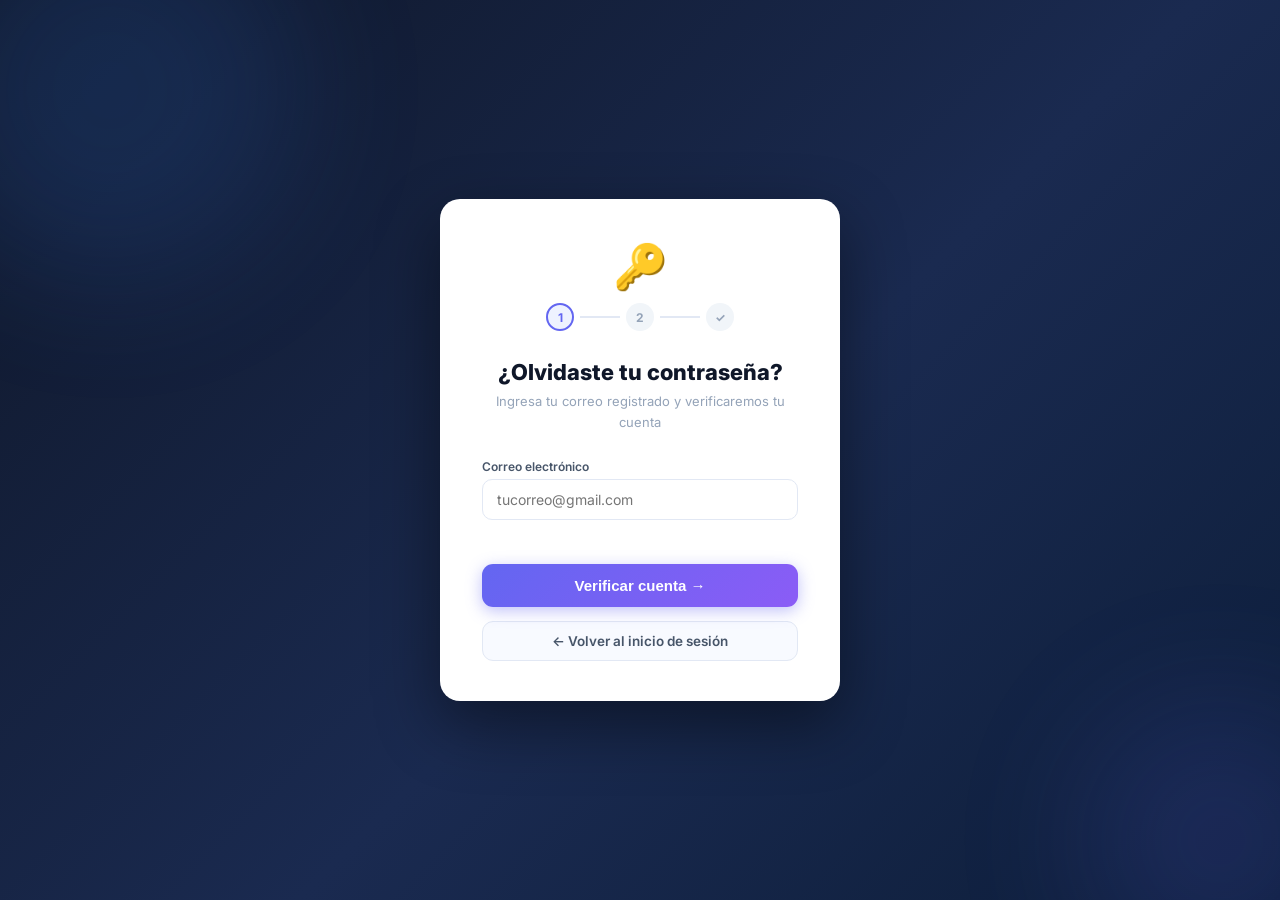
<file: auth/forgot-password.html>
<!doctype html>
<html lang="es">
  <head>
    <meta charset="UTF-8" />
    <meta name="viewport" content="width=device-width, initial-scale=1.0" />
    <title>Recuperar contraseña — Yachay Lab</title>
    <link
      href="https://fonts.googleapis.com/css2?family=Inter:wght@400;500;600;700;800&display=swap"
      rel="stylesheet"
    />
    <style>
      *,
      *::before,
      *::after {
        box-sizing: border-box;
        margin: 0;
        padding: 0;
      }
      body {
        font-family: "Inter", sans-serif;
        min-height: 100vh;
        background: linear-gradient(
          135deg,
          #0f1729 0%,
          #1a2a50 55%,
          #0d1e3a 100%
        );
        display: flex;
        align-items: center;
        justify-content: center;
        padding: 20px;
      }

      .bg {
        position: fixed;
        inset: 0;
        overflow: hidden;
        pointer-events: none;
        z-index: 0;
      }
      .bg span {
        position: absolute;
        border-radius: 50%;
        filter: blur(70px);
        opacity: 0.15;
      }
      .bg .b1 {
        width: 380px;
        height: 380px;
        background: #3b82f6;
        top: -100px;
        left: -80px;
      }
      .bg .b2 {
        width: 280px;
        height: 280px;
        background: #6366f1;
        bottom: -80px;
        right: -80px;
      }

      .card {
        background: #fff;
        border-radius: 20px;
        padding: 40px 42px;
        width: 100%;
        max-width: 400px;
        position: relative;
        z-index: 1;
        box-shadow: 0 24px 64px rgba(0, 0, 0, 0.45);
        animation: fadeUp 0.4s ease;
      }
      @keyframes fadeUp {
        from {
          opacity: 0;
          transform: translateY(16px);
        }
      }

      /* Pantalla 1: pedir email */
      #step-email,
      #step-reset,
      #step-done {
        display: none;
      }
      #step-email {
        display: block;
      }

      .logo {
        text-align: center;
        font-size: 44px;
        margin-bottom: 10px;
      }
      h1 {
        text-align: center;
        font-size: 22px;
        font-weight: 800;
        color: #0f1729;
        margin-bottom: 6px;
      }
      .sub {
        text-align: center;
        font-size: 13px;
        color: #94a3b8;
        line-height: 1.6;
        margin-bottom: 26px;
      }

      .field {
        margin-bottom: 16px;
      }
      .field label {
        display: block;
        font-size: 12px;
        font-weight: 600;
        color: #475569;
        margin-bottom: 5px;
      }
      .field input {
        width: 100%;
        padding: 11px 14px;
        border: 1.5px solid #e2e8f4;
        border-radius: 10px;
        font-size: 14px;
        color: #0f1729;
        outline: none;
        transition: 0.2s;
        font-family: inherit;
      }
      .field input:focus {
        border-color: #6366f1;
        box-shadow: 0 0 0 3px rgba(99, 102, 241, 0.12);
      }

      .err {
        font-size: 12px;
        color: #ef4444;
        font-weight: 500;
        margin-bottom: 12px;
        min-height: 16px;
      }
      .info {
        font-size: 12px;
        color: #10b981;
        font-weight: 500;
        margin-bottom: 12px;
        min-height: 16px;
      }

      .btn-main {
        width: 100%;
        padding: 13px;
        background: linear-gradient(135deg, #6366f1, #8b5cf6);
        color: #fff;
        border: none;
        border-radius: 11px;
        font-size: 15px;
        font-weight: 700;
        cursor: pointer;
        box-shadow: 0 4px 16px rgba(99, 102, 241, 0.4);
        transition: 0.2s;
        margin-bottom: 14px;
      }
      .btn-main:hover {
        transform: translateY(-1px);
        box-shadow: 0 6px 22px rgba(99, 102, 241, 0.5);
      }

      .btn-back {
        display: flex;
        align-items: center;
        justify-content: center;
        gap: 6px;
        width: 100%;
        padding: 11px;
        background: #f8faff;
        border: 1.5px solid #e2e8f4;
        border-radius: 11px;
        font-size: 13.5px;
        font-weight: 600;
        color: #475569;
        cursor: pointer;
        transition: 0.2s;
        text-decoration: none;
      }
      .btn-back:hover {
        border-color: #6366f1;
        color: #6366f1;
        background: #eef2ff;
      }

      /* Ícono de éxito */
      .success-ico {
        width: 72px;
        height: 72px;
        background: #ecfdf5;
        border-radius: 50%;
        display: flex;
        align-items: center;
        justify-content: center;
        font-size: 32px;
        margin: 0 auto 18px;
        border: 2px solid #a7f3d0;
      }

      /* Indicador fortaleza */
      .strength-bar {
        display: flex;
        gap: 4px;
        margin-top: 6px;
      }
      .strength-bar div {
        flex: 1;
        height: 4px;
        border-radius: 4px;
        background: #e2e8f4;
        transition: 0.3s;
      }
      .strength-label {
        font-size: 11px;
        color: #94a3b8;
        margin-top: 4px;
      }

      /* Pasos visuales */
      .steps {
        display: flex;
        align-items: center;
        gap: 6px;
        margin-bottom: 28px;
        justify-content: center;
      }
      .step {
        width: 28px;
        height: 28px;
        border-radius: 50%;
        display: flex;
        align-items: center;
        justify-content: center;
        font-size: 12px;
        font-weight: 700;
        transition: 0.3s;
      }
      .step.done {
        background: #6366f1;
        color: #fff;
      }
      .step.active {
        background: #eef2ff;
        color: #6366f1;
        border: 2px solid #6366f1;
      }
      .step.pending {
        background: #f1f5f9;
        color: #94a3b8;
      }
      .step-line {
        flex: 1;
        height: 2px;
        background: #e2e8f4;
        max-width: 40px;
      }
      .step-line.done {
        background: #6366f1;
      }
    </style>
  </head>
  <body>
    <div class="bg"><span class="b1"></span><span class="b2"></span></div>

    <div class="card">
      <div class="logo">🔑</div>

      <!-- Pasos -->
      <div class="steps" id="steps-bar">
        <div class="step active" id="s1">1</div>
        <div class="step-line" id="sl1"></div>
        <div class="step pending" id="s2">2</div>
        <div class="step-line" id="sl2"></div>
        <div class="step pending" id="s3">✓</div>
      </div>

      <!-- PASO 1: Verificar email -->
      <div id="step-email">
        <h1>¿Olvidaste tu contraseña?</h1>
        <p class="sub">
          Ingresa tu correo registrado y verificaremos tu cuenta
        </p>

        <div class="field">
          <label>Correo electrónico</label>
          <input
            type="email"
            id="email"
            placeholder="tucorreo@gmail.com"
            onkeydown="if (event.key === 'Enter') checkEmail();"
          />
        </div>
        <div class="err" id="err1"></div>

        <button class="btn-main" onclick="checkEmail()">
          Verificar cuenta →
        </button>
        <a href="login.html" class="btn-back">← Volver al inicio de sesión</a>
      </div>

      <!-- PASO 2: Nueva contraseña -->
      <div id="step-reset">
        <h1>Nueva contraseña</h1>
        <p class="sub">Crea una nueva contraseña segura para tu cuenta</p>

        <div class="field">
          <label>Correo verificado</label>
          <input
            type="email"
            id="email-confirmed"
            readonly
            style="background: #f8faff; color: #64748b"
          />
        </div>

        <div class="field">
          <label>Nueva contraseña</label>
          <input
            type="password"
            id="newpass"
            placeholder="Mínimo 6 caracteres"
            oninput="checkStrength(this.value)"
          />
          <div class="strength-bar">
            <div id="sb1"></div>
            <div id="sb2"></div>
            <div id="sb3"></div>
            <div id="sb4"></div>
          </div>
          <div class="strength-label" id="slabel"></div>
        </div>

        <div class="field">
          <label>Confirmar nueva contraseña</label>
          <input
            type="password"
            id="newpass2"
            placeholder="Repite la contraseña"
            onkeydown="if (event.key === 'Enter') doReset();"
          />
        </div>
        <div class="err" id="err2"></div>

        <button class="btn-main" onclick="doReset()">
          Guardar nueva contraseña
        </button>
      </div>

      <!-- PASO 3: Éxito -->
      <div id="step-done">
        <div class="success-ico">✅</div>
        <h1>¡Contraseña actualizada!</h1>
        <p class="sub" style="margin-bottom: 28px">
          Tu contraseña se cambió correctamente.<br />
          Ya puedes iniciar sesión con tu nueva contraseña.
        </p>
        <a
          href="login.html"
          class="btn-main"
          style="display: block; text-align: center; text-decoration: none"
        >
          Ir a iniciar sesión
        </a>
      </div>
    </div>

    <script>
      const DB = "yl_users";
      const getUsers = () => {
        try {
          return JSON.parse(localStorage.getItem(DB)) || {};
        } catch {
          return {};
        }
      };
      let verifiedEmail = "";

      function goStep(n) {
        ["step-email", "step-reset", "step-done"].forEach((id, i) => {
          document.getElementById(id).style.display =
            i === n - 1 ? "block" : "none";
        });
        // Actualizar barra de pasos
        [1, 2, 3].forEach((i) => {
          const s = document.getElementById("s" + i);
          s.className =
            "step " + (i < n ? "done" : i === n ? "active" : "pending");
          if (i < 3) {
            const l = document.getElementById("sl" + i);
            l.className = "step-line " + (i < n ? "done" : "");
          }
        });
        document.getElementById("s3").textContent = n === 3 ? "✓" : "3";
      }

      function checkEmail() {
        const email = document
          .getElementById("email")
          .value.trim()
          .toLowerCase();
        const err = document.getElementById("err1");
        err.textContent = "";

        if (!email) {
          err.textContent = "Ingresa tu correo electrónico.";
          return;
        }
        if (!email.includes("@")) {
          err.textContent = "Ingresa un correo válido.";
          return;
        }

        const users = getUsers();
        if (!users[email]) {
          err.textContent = "No encontramos ninguna cuenta con ese correo.";
          return;
        }

        verifiedEmail = email;
        document.getElementById("email-confirmed").value = email;
        goStep(2);
      }

      function doReset() {
        const pass = document.getElementById("newpass").value;
        const pass2 = document.getElementById("newpass2").value;
        const err = document.getElementById("err2");
        err.textContent = "";

        if (!pass || !pass2) {
          err.textContent = "Por favor completa ambos campos.";
          return;
        }
        if (pass.length < 6) {
          err.textContent = "La contraseña debe tener mínimo 6 caracteres.";
          return;
        }
        if (pass !== pass2) {
          err.textContent = "Las contraseñas no coinciden.";
          return;
        }

        const users = getUsers();
        users[verifiedEmail].pass = btoa(pass);
        localStorage.setItem(DB, JSON.stringify(users));
        goStep(3);
      }

      function checkStrength(p) {
        const bars = [1, 2, 3, 4].map((i) => document.getElementById("sb" + i));
        const label = document.getElementById("slabel");
        const cols = ["#EF4444", "#F59E0B", "#3B82F6", "#10B981"];
        const lbls = ["Muy débil", "Débil", "Buena", "Fuerte"];
        let score = 0;
        if (p.length >= 6) score++;
        if (p.length >= 10) score++;
        if (/[A-Z]/.test(p) || /[0-9]/.test(p)) score++;
        if (/[^a-zA-Z0-9]/.test(p)) score++;
        bars.forEach((b, i) => {
          b.style.background = i < score ? cols[score - 1] : "#E2E8F4";
        });
        label.textContent = p.length > 0 ? lbls[Math.max(score - 1, 0)] : "";
        label.style.color =
          p.length > 0 ? cols[Math.max(score - 1, 0)] : "#94A3B8";
      }
    </script>
  </body>
</html>
</file>
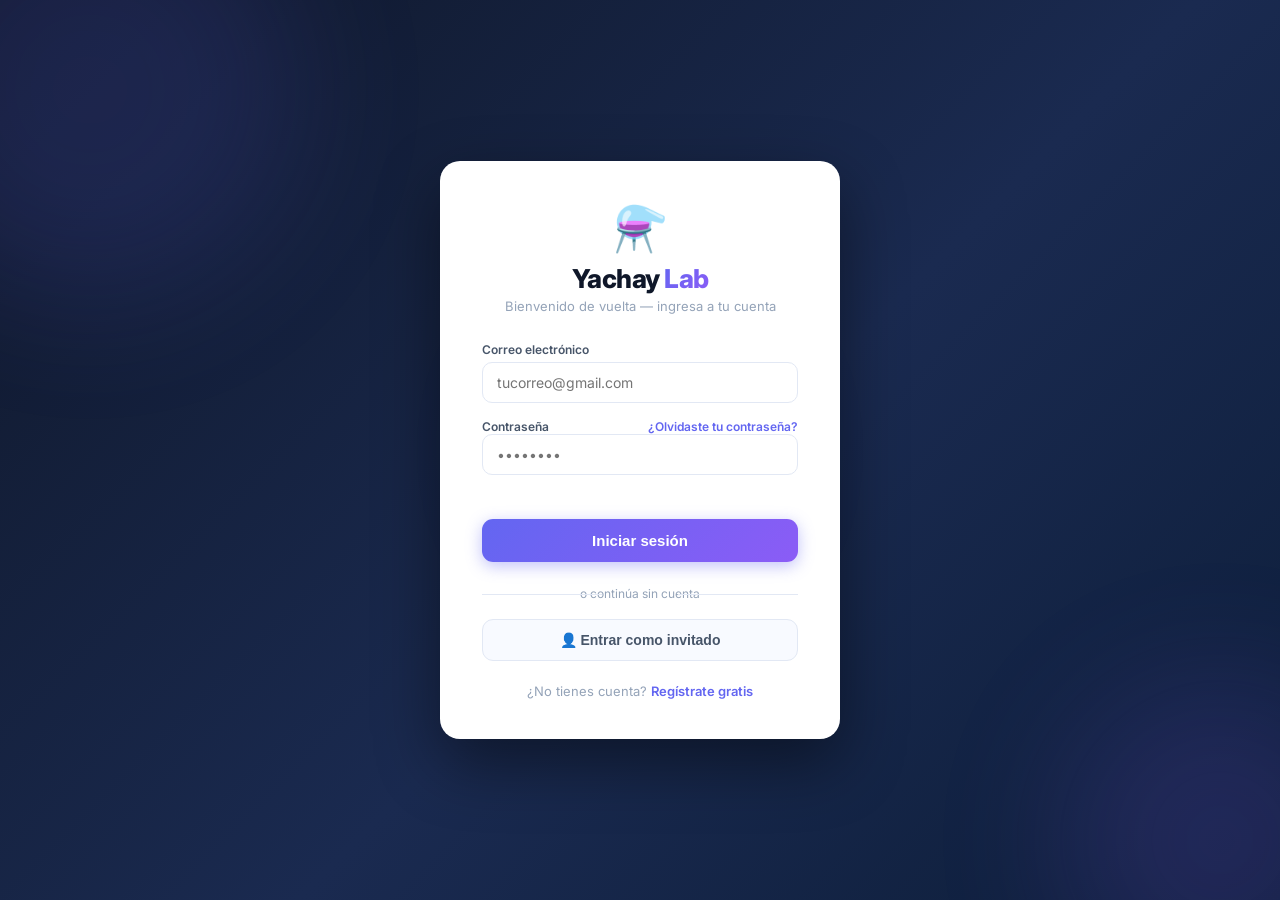
<file: auth/login.html>
<!doctype html>
<html lang="es">
  <head>
    <meta charset="UTF-8" />
    <meta name="viewport" content="width=device-width, initial-scale=1.0" />
    <title>Iniciar sesión — Yachay Lab</title>
    <link
      href="https://fonts.googleapis.com/css2?family=Inter:wght@400;500;600;700;800&display=swap"
      rel="stylesheet"
    />
    <style>
      *,
      *::before,
      *::after {
        box-sizing: border-box;
        margin: 0;
        padding: 0;
      }
      body {
        font-family: "Inter", sans-serif;
        min-height: 100vh;
        background: linear-gradient(
          135deg,
          #0f1729 0%,
          #1a2a50 55%,
          #0d1e3a 100%
        );
        display: flex;
        align-items: center;
        justify-content: center;
        padding: 20px;
      }

      /* Formas de fondo */
      .bg {
        position: fixed;
        inset: 0;
        overflow: hidden;
        pointer-events: none;
        z-index: 0;
      }
      .bg span {
        position: absolute;
        border-radius: 50%;
        filter: blur(70px);
        opacity: 0.15;
      }
      .bg .b1 {
        width: 420px;
        height: 420px;
        background: #6366f1;
        top: -120px;
        left: -120px;
      }
      .bg .b2 {
        width: 320px;
        height: 320px;
        background: #8b5cf6;
        bottom: -100px;
        right: -100px;
      }
      .bg .b3 {
        width: 220px;
        height: 220px;
        background: #3b82f6;
        top: 50%;
        left: 50%;
        transform: translate(-50%, -50%);
      }

      .card {
        background: #fff;
        border-radius: 20px;
        padding: 40px 42px;
        width: 100%;
        max-width: 400px;
        position: relative;
        z-index: 1;
        box-shadow: 0 24px 64px rgba(0, 0, 0, 0.45);
        animation: fadeUp 0.4s ease;
      }
      @keyframes fadeUp {
        from {
          opacity: 0;
          transform: translateY(16px);
        }
      }

      .logo {
        text-align: center;
        font-size: 44px;
        margin-bottom: 8px;
      }
      h1 {
        text-align: center;
        font-size: 26px;
        font-weight: 800;
        color: #0f1729;
        letter-spacing: -0.5px;
        margin-bottom: 4px;
      }
      h1 em {
        background: linear-gradient(135deg, #6366f1, #8b5cf6);
        -webkit-background-clip: text;
        -webkit-text-fill-color: transparent;
        background-clip: text;
        font-style: normal;
      }
      .sub {
        text-align: center;
        font-size: 13px;
        color: #94a3b8;
        margin-bottom: 28px;
      }

      .field {
        margin-bottom: 16px;
      }
      .field label {
        display: block;
        font-size: 12px;
        font-weight: 600;
        color: #475569;
        margin-bottom: 5px;
      }
      .field input {
        width: 100%;
        padding: 11px 14px;
        border: 1.5px solid #e2e8f4;
        border-radius: 10px;
        font-size: 14px;
        color: #0f1729;
        outline: none;
        transition: 0.2s;
        font-family: inherit;
      }
      .field input:focus {
        border-color: #6366f1;
        box-shadow: 0 0 0 3px rgba(99, 102, 241, 0.12);
      }

      .field-row {
        display: flex;
        justify-content: space-between;
        align-items: center;
      }
      .field-row label {
        margin-bottom: 0;
      }
      .forgot-link {
        font-size: 12px;
        color: #6366f1;
        font-weight: 600;
        text-decoration: none;
        transition: 0.15s;
      }
      .forgot-link:hover {
        color: #4f46e5;
        text-decoration: underline;
      }

      .err {
        font-size: 12px;
        color: #ef4444;
        font-weight: 500;
        margin-bottom: 12px;
        min-height: 16px;
      }

      .btn-main {
        width: 100%;
        padding: 13px;
        background: linear-gradient(135deg, #6366f1, #8b5cf6);
        color: #fff;
        border: none;
        border-radius: 11px;
        font-size: 15px;
        font-weight: 700;
        cursor: pointer;
        box-shadow: 0 4px 16px rgba(99, 102, 241, 0.4);
        transition: 0.2s;
        margin-bottom: 6px;
      }
      .btn-main:hover {
        transform: translateY(-1px);
        box-shadow: 0 6px 22px rgba(99, 102, 241, 0.5);
      }
      .btn-main:active {
        transform: translateY(0);
      }

      .divider {
        text-align: center;
        color: #94a3b8;
        font-size: 12px;
        margin: 18px 0;
        position: relative;
      }
      .divider::before,
      .divider::after {
        content: "";
        position: absolute;
        top: 50%;
        width: 38%;
        height: 1px;
        background: #e2e8f4;
      }
      .divider::before {
        left: 0;
      }
      .divider::after {
        right: 0;
      }

      .btn-guest {
        width: 100%;
        padding: 12px;
        background: #f8faff;
        border: 1.5px solid #e2e8f4;
        border-radius: 11px;
        font-size: 14px;
        font-weight: 600;
        color: #475569;
        cursor: pointer;
        transition: 0.2s;
      }
      .btn-guest:hover {
        border-color: #6366f1;
        color: #6366f1;
        background: #eef2ff;
      }

      .footer-link {
        text-align: center;
        margin-top: 22px;
        font-size: 13px;
        color: #94a3b8;
      }
      .footer-link a {
        color: #6366f1;
        font-weight: 600;
        text-decoration: none;
      }
      .footer-link a:hover {
        text-decoration: underline;
      }

      .toast {
        position: fixed;
        bottom: 22px;
        right: 22px;
        background: #0f1729;
        color: #fff;
        padding: 12px 18px;
        border-radius: 10px;
        font-size: 13px;
        font-weight: 600;
        box-shadow: 0 8px 24px rgba(0, 0, 0, 0.3);
        z-index: 999;
        animation: slideIn 0.3s ease;
        display: none;
      }
      @keyframes slideIn {
        from {
          transform: translateX(20px);
          opacity: 0;
        }
      }
    </style>
  </head>
  <body>
    <div class="bg">
      <span class="b1"></span>
      <span class="b2"></span>
      <span class="b3"></span>
    </div>

    <div class="card">
      <div class="logo">⚗️</div>
      <h1>Yachay <em>Lab</em></h1>
      <p class="sub">Bienvenido de vuelta — ingresa a tu cuenta</p>

      <div class="field">
        <label>Correo electrónico</label>
        <input
          type="email"
          id="email"
          placeholder="tucorreo@gmail.com"
          autocomplete="email"
        />
      </div>

      <div class="field">
        <div class="field-row">
          <label>Contraseña</label>
          <a href="forgot-password.html" class="forgot-link"
            >¿Olvidaste tu contraseña?</a
          >
        </div>
        <input
          type="password"
          id="pass"
          placeholder="••••••••"
          autocomplete="current-password"
          onkeydown="if (event.key === 'Enter') doLogin();"
        />
      </div>

      <div class="err" id="err"></div>

      <button class="btn-main" onclick="doLogin()">Iniciar sesión</button>

      <div class="divider">o continúa sin cuenta</div>

      <button class="btn-guest" onclick="enterGuest()">
        👤 Entrar como invitado
      </button>

      <div class="footer-link">
        ¿No tienes cuenta? <a href="register.html">Regístrate gratis</a>
      </div>
    </div>

    <div class="toast" id="toast"></div>

    <script>
      const DB = "yl_users",
        SES = "yl_session";
      const getUsers = () => {
        try {
          return JSON.parse(localStorage.getItem(DB)) || {};
        } catch {
          return {};
        }
      };

      function doLogin() {
        const email = document
          .getElementById("email")
          .value.trim()
          .toLowerCase();
        const pass = document.getElementById("pass").value;
        const err = document.getElementById("err");
        err.textContent = "";

        if (!email || !pass) {
          err.textContent = "Por favor completa todos los campos.";
          return;
        }
        if (!email.includes("@")) {
          err.textContent = "Ingresa un correo válido.";
          return;
        }

        const users = getUsers();
        if (!users[email] || users[email].pass !== btoa(pass)) {
          err.textContent = "Correo o contraseña incorrectos.";
          return;
        }

        localStorage.setItem(
          SES,
          JSON.stringify({ email, name: users[email].name, guest: false }),
        );
        showToast("✓ ¡Bienvenido, " + users[email].name + "!");
        setTimeout(() => {
          window.location.href = "../index.html";
        }, 900);
      }

      function enterGuest() {
        localStorage.setItem(
          SES,
          JSON.stringify({ email: "", name: "Invitado", guest: true }),
        );
        showToast("👤 Entrando como invitado...");
        setTimeout(() => {
          window.location.href = "../index.html";
        }, 900);
      }

      function showToast(msg) {
        const t = document.getElementById("toast");
        t.textContent = msg;
        t.style.display = "block";
        setTimeout(() => {
          t.style.display = "none";
        }, 2500);
      }

      // Si ya hay sesión activa, redirigir directo
      try {
        if (JSON.parse(localStorage.getItem(SES))) {
          window.location.href = "../index.html";
        }
      } catch {}
    </script>
  </body>
</html>
</file>
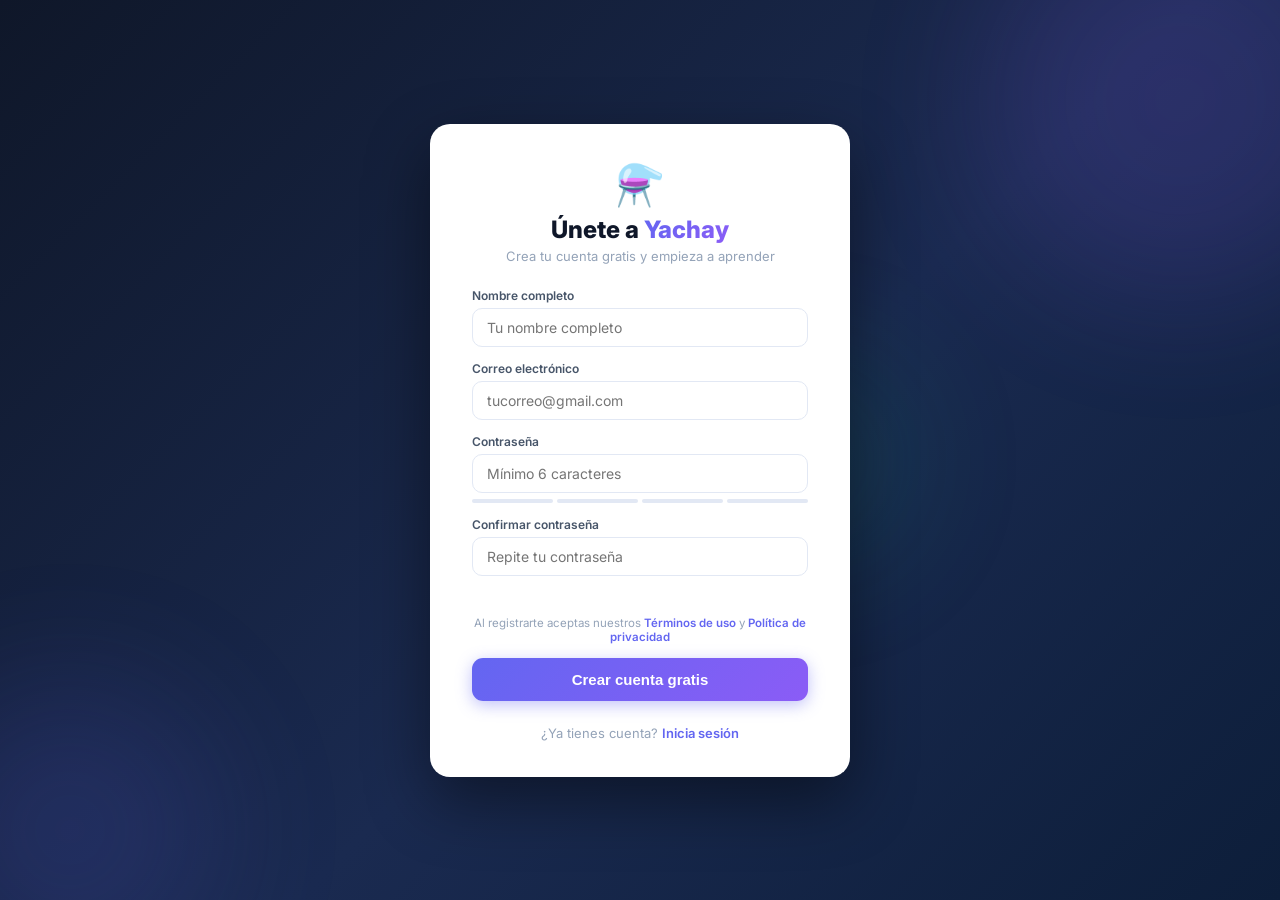
<file: auth/register.html>
<!doctype html>
<html lang="es">
  <head>
    <meta charset="UTF-8" />
    <meta name="viewport" content="width=device-width, initial-scale=1.0" />
    <title>Crear cuenta — Yachay Lab</title>
    <link
      href="https://fonts.googleapis.com/css2?family=Inter:wght@400;500;600;700;800&display=swap"
      rel="stylesheet"
    />
    <style>
      *,
      *::before,
      *::after {
        box-sizing: border-box;
        margin: 0;
        padding: 0;
      }
      body {
        font-family: "Inter", sans-serif;
        min-height: 100vh;
        background: linear-gradient(
          135deg,
          #0f1729 0%,
          #1a2a50 55%,
          #0d1e3a 100%
        );
        display: flex;
        align-items: center;
        justify-content: center;
        padding: 20px;
      }

      .bg {
        position: fixed;
        inset: 0;
        overflow: hidden;
        pointer-events: none;
        z-index: 0;
      }
      .bg span {
        position: absolute;
        border-radius: 50%;
        filter: blur(70px);
        opacity: 0.15;
      }
      .bg .b1 {
        width: 400px;
        height: 400px;
        background: #8b5cf6;
        top: -100px;
        right: -100px;
      }
      .bg .b2 {
        width: 300px;
        height: 300px;
        background: #6366f1;
        bottom: -80px;
        left: -80px;
      }
      .bg .b3 {
        width: 200px;
        height: 200px;
        background: #10b981;
        top: 40%;
        left: 55%;
      }

      .card {
        background: #fff;
        border-radius: 20px;
        padding: 36px 42px;
        width: 100%;
        max-width: 420px;
        position: relative;
        z-index: 1;
        box-shadow: 0 24px 64px rgba(0, 0, 0, 0.45);
        animation: fadeUp 0.4s ease;
      }
      @keyframes fadeUp {
        from {
          opacity: 0;
          transform: translateY(16px);
        }
      }

      .logo {
        text-align: center;
        font-size: 40px;
        margin-bottom: 6px;
      }
      h1 {
        text-align: center;
        font-size: 24px;
        font-weight: 800;
        color: #0f1729;
        margin-bottom: 4px;
      }
      h1 em {
        background: linear-gradient(135deg, #6366f1, #8b5cf6);
        -webkit-background-clip: text;
        -webkit-text-fill-color: transparent;
        background-clip: text;
        font-style: normal;
      }
      .sub {
        text-align: center;
        font-size: 13px;
        color: #94a3b8;
        margin-bottom: 24px;
      }

      .field {
        margin-bottom: 14px;
      }
      .field label {
        display: block;
        font-size: 12px;
        font-weight: 600;
        color: #475569;
        margin-bottom: 5px;
      }
      .field input {
        width: 100%;
        padding: 10px 14px;
        border: 1.5px solid #e2e8f4;
        border-radius: 10px;
        font-size: 14px;
        color: #0f1729;
        outline: none;
        transition: 0.2s;
        font-family: inherit;
      }
      .field input:focus {
        border-color: #6366f1;
        box-shadow: 0 0 0 3px rgba(99, 102, 241, 0.12);
      }
      .field input.ok {
        border-color: #10b981;
      }
      .field input.bad {
        border-color: #ef4444;
      }

      /* Indicador fortaleza contraseña */
      .strength-bar {
        display: flex;
        gap: 4px;
        margin-top: 6px;
      }
      .strength-bar div {
        flex: 1;
        height: 4px;
        border-radius: 4px;
        background: #e2e8f4;
        transition: 0.3s;
      }
      .strength-label {
        font-size: 11px;
        color: #94a3b8;
        margin-top: 4px;
      }

      .err {
        font-size: 12px;
        color: #ef4444;
        font-weight: 500;
        margin-bottom: 10px;
        min-height: 16px;
      }

      .btn-main {
        width: 100%;
        padding: 13px;
        background: linear-gradient(135deg, #6366f1, #8b5cf6);
        color: #fff;
        border: none;
        border-radius: 11px;
        font-size: 15px;
        font-weight: 700;
        cursor: pointer;
        box-shadow: 0 4px 16px rgba(99, 102, 241, 0.4);
        transition: 0.2s;
        margin-bottom: 6px;
      }
      .btn-main:hover {
        transform: translateY(-1px);
        box-shadow: 0 6px 22px rgba(99, 102, 241, 0.5);
      }

      .terms {
        font-size: 11.5px;
        color: #94a3b8;
        text-align: center;
        margin-bottom: 14px;
      }
      .terms a {
        color: #6366f1;
        text-decoration: none;
        font-weight: 600;
      }

      .footer-link {
        text-align: center;
        font-size: 13px;
        color: #94a3b8;
        margin-top: 18px;
      }
      .footer-link a {
        color: #6366f1;
        font-weight: 600;
        text-decoration: none;
      }
      .footer-link a:hover {
        text-decoration: underline;
      }

      .toast {
        position: fixed;
        bottom: 22px;
        right: 22px;
        background: #0f1729;
        color: #fff;
        padding: 12px 18px;
        border-radius: 10px;
        font-size: 13px;
        font-weight: 600;
        box-shadow: 0 8px 24px rgba(0, 0, 0, 0.3);
        z-index: 999;
        animation: slideIn 0.3s ease;
        display: none;
      }
      @keyframes slideIn {
        from {
          transform: translateX(20px);
          opacity: 0;
        }
      }
    </style>
  </head>
  <body>
    <div class="bg">
      <span class="b1"></span><span class="b2"></span><span class="b3"></span>
    </div>

    <div class="card">
      <div class="logo">⚗️</div>
      <h1>Únete a <em>Yachay</em></h1>
      <p class="sub">Crea tu cuenta gratis y empieza a aprender</p>

      <div class="field">
        <label>Nombre completo</label>
        <input
          type="text"
          id="name"
          placeholder="Tu nombre completo"
          autocomplete="name"
        />
      </div>

      <div class="field">
        <label>Correo electrónico</label>
        <input
          type="email"
          id="email"
          placeholder="tucorreo@gmail.com"
          autocomplete="email"
        />
      </div>

      <div class="field">
        <label>Contraseña</label>
        <input
          type="password"
          id="pass"
          placeholder="Mínimo 6 caracteres"
          autocomplete="new-password"
          oninput="checkStrength(this.value)"
        />
        <div class="strength-bar">
          <div id="sb1"></div>
          <div id="sb2"></div>
          <div id="sb3"></div>
          <div id="sb4"></div>
        </div>
        <div class="strength-label" id="slabel"></div>
      </div>

      <div class="field">
        <label>Confirmar contraseña</label>
        <input
          type="password"
          id="pass2"
          placeholder="Repite tu contraseña"
          autocomplete="new-password"
          onkeydown="if (event.key === 'Enter') doRegister();"
        />
      </div>

      <div class="err" id="err"></div>

      <p class="terms">
        Al registrarte aceptas nuestros
        <a href="#">Términos de uso</a> y
        <a href="#">Política de privacidad</a>
      </p>

      <button class="btn-main" onclick="doRegister()">
        Crear cuenta gratis
      </button>

      <div class="footer-link">
        ¿Ya tienes cuenta? <a href="login.html">Inicia sesión</a>
      </div>
    </div>

    <div class="toast" id="toast"></div>

    <script>
      const DB = "yl_users",
        SES = "yl_session";
      const getUsers = () => {
        try {
          return JSON.parse(localStorage.getItem(DB)) || {};
        } catch {
          return {};
        }
      };

      function checkStrength(p) {
        const bars = [1, 2, 3, 4].map((i) => document.getElementById("sb" + i));
        const label = document.getElementById("slabel");
        const colors = ["#EF4444", "#F59E0B", "#3B82F6", "#10B981"];
        const labels = ["Muy débil", "Débil", "Buena", "Fuerte"];
        let score = 0;
        if (p.length >= 6) score++;
        if (p.length >= 10) score++;
        if (/[A-Z]/.test(p) || /[0-9]/.test(p)) score++;
        if (/[^a-zA-Z0-9]/.test(p)) score++;
        bars.forEach((b, i) => {
          b.style.background = i < score ? colors[score - 1] : "#E2E8F4";
        });
        label.textContent = p.length > 0 ? labels[Math.max(score - 1, 0)] : "";
        label.style.color =
          p.length > 0 ? colors[Math.max(score - 1, 0)] : "#94A3B8";
      }

      function doRegister() {
        const name = document.getElementById("name").value.trim();
        const email = document
          .getElementById("email")
          .value.trim()
          .toLowerCase();
        const pass = document.getElementById("pass").value;
        const pass2 = document.getElementById("pass2").value;
        const err = document.getElementById("err");
        err.textContent = "";

        if (!name || !email || !pass || !pass2) {
          err.textContent = "Por favor completa todos los campos.";
          return;
        }
        if (!email.includes("@")) {
          err.textContent = "Ingresa un correo válido.";
          return;
        }
        if (pass.length < 6) {
          err.textContent = "La contraseña debe tener mínimo 6 caracteres.";
          return;
        }
        if (pass !== pass2) {
          err.textContent = "Las contraseñas no coinciden.";
          return;
        }

        const users = getUsers();
        if (users[email]) {
          err.textContent = "Ese correo ya está registrado.";
          return;
        }

        users[email] = {
          name,
          pass: btoa(pass),
          createdAt: new Date().toISOString(),
        };
        localStorage.setItem(DB, JSON.stringify(users));
        localStorage.setItem(
          SES,
          JSON.stringify({ email, name, guest: false }),
        );

        showToast("🎉 ¡Cuenta creada! Bienvenido/a, " + name);
        setTimeout(() => {
          window.location.href = "../index.html";
        }, 1000);
      }

      function showToast(msg) {
        const t = document.getElementById("toast");
        t.textContent = msg;
        t.style.display = "block";
        setTimeout(() => {
          t.style.display = "none";
        }, 2800);
      }

      // Si ya hay sesión, redirigir
      try {
        if (JSON.parse(localStorage.getItem(SES)))
          window.location.href = "../index.html";
      } catch {}
    </script>
  </body>
</html>
</file>
